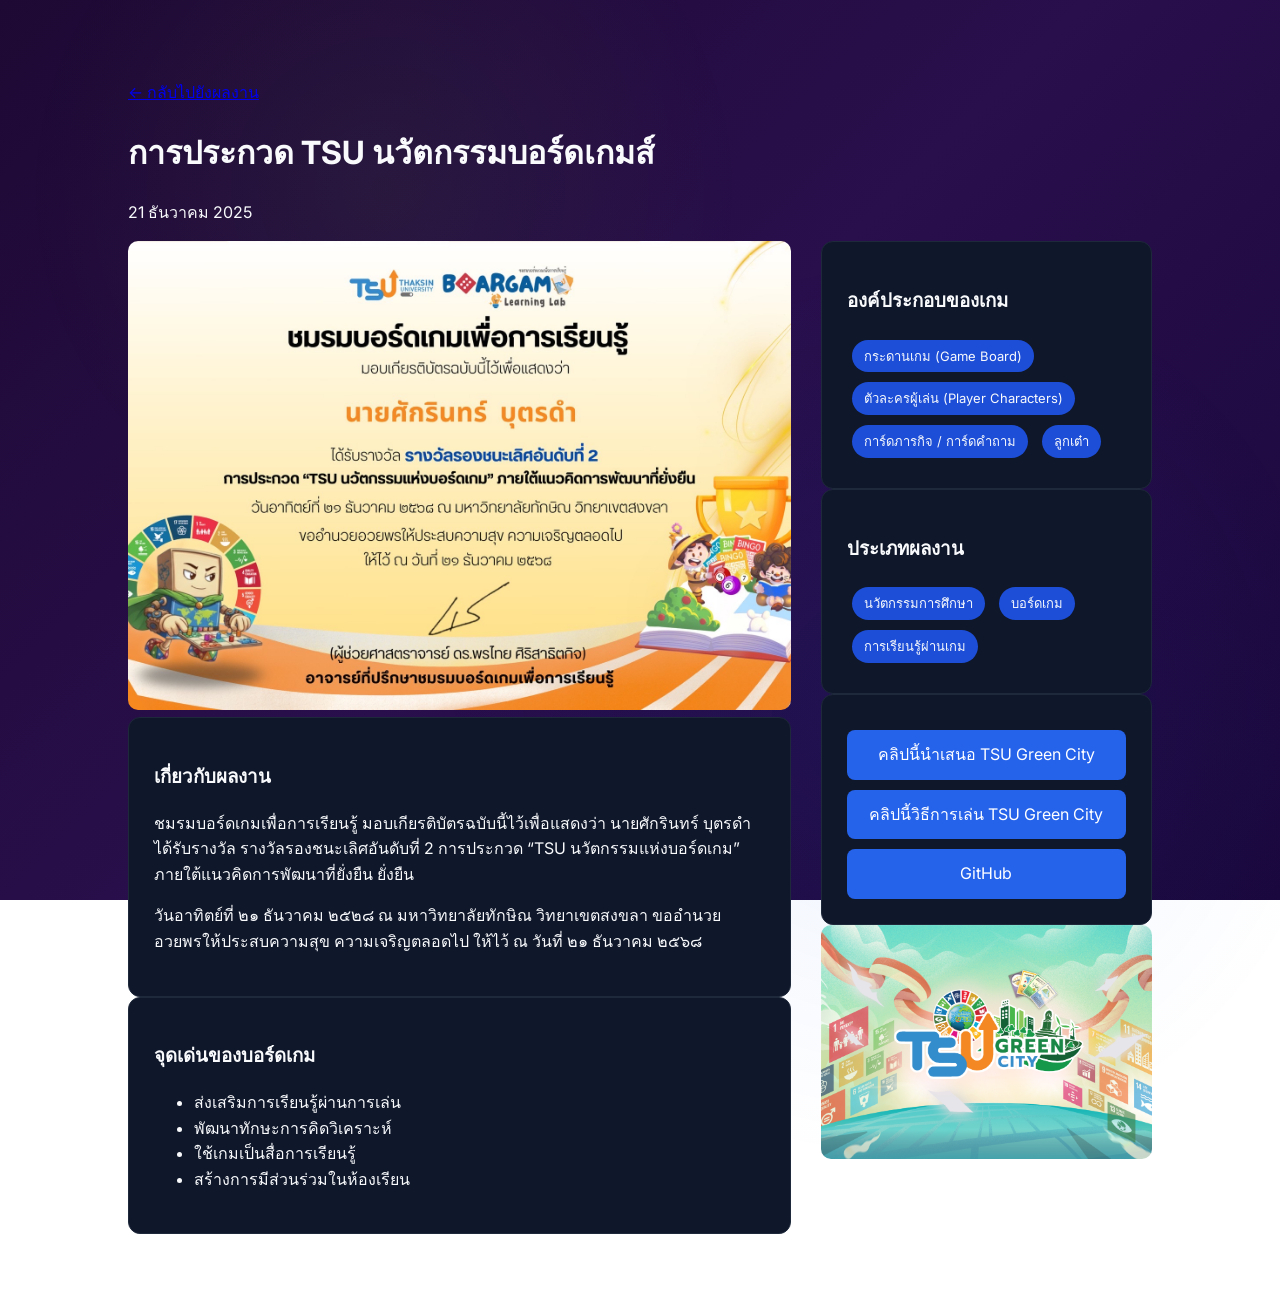
<file: Certificate 1.html>
<!DOCTYPE html>
<html lang="th">
<head>

<meta charset="UTF-8">
<meta name="viewport" content="width=device-width, initial-scale=1.0">

<title>รายละเอียดผลงาน</title>

<link rel="stylesheet" href="style.css">

<style>

.detail-container{
max-width:1200px;
margin:auto;
padding:80px 10%;
}

.detail-grid{
display:grid;
grid-template-columns:2fr 1fr;
gap:30px;
}


.detail-card{
background:#0f172a;
padding:25px;
border-radius:12px;
border:1px solid #1e293b;
}

.detail-image img{
width:100%;
border-radius:10px;
}

.detail-image1 img{
width:100%;
border-radius:10px;
}
.tech-tag{
display:inline-block;
background:#1d4ed8;
padding:6px 12px;
border-radius:20px;
margin:5px;
font-size:13px;
}

.button{
display:block;
text-align:center;
background:#2563eb;
padding:12px;
border-radius:8px;
margin-top:10px;
text-decoration:none;
color:white;
}

</style>

</head>

<body>

<div class="detail-container">

<a href="portfolio.html">← กลับไปยังผลงาน</a>

<h1>การประกวด TSU นวัตกรรมบอร์ดเกมส์</h1>

<p>21 ธันวาคม 2025 </p>

<div class="detail-grid">

<div>

<div class="detail-image">
<img src="assets/IMG_7207.JPG">
</div>

<div class="detail-card">

<h3>เกี่ยวกับผลงาน</h3>

<p>
ชมรมบอร์ดเกมเพื่อการเรียนรู้
มอบเกียรติบัตรฉบับนี้ไว้เพื่อแสดงว่า
นายศักรินทร์ บุตรดำ
ได้รับรางวัล รางวัลรองชนะเลิศอันดับที่ 2
การประกวด “TSU นวัตกรรมแห่งบอร์ดเกม” ภายใต้แนวคิดการพัฒนาที่ยั่งยืน ยั่งยืน
<p>วันอาทิตย์ที่ ๒๑ ธันวาคม ๒๕๒๘ ณ มหาวิทยาลัยทักษิณ วิทยาเขตสงขลา ขออำนวยอวยพรให้ประสบความสุข ความเจริญตลอดไป ให้ไว้ ณ วันที่ ๒๑ ธันวาคม ๒๕๖๘
</p>

</div>

<div class="detail-card">

<h3>จุดเด่นของบอร์ดเกม</h3>

<ul>
<li>ส่งเสริมการเรียนรู้ผ่านการเล่น</li>
<li>พัฒนาทักษะการคิดวิเคราะห์</li>
<li>ใช้เกมเป็นสื่อการเรียนรู้</li>
<li>สร้างการมีส่วนร่วมในห้องเรียน</li>
</ul>

</div>

</div>

<div>

<div class="detail-card">

<h3>องค์ประกอบของเกม</h3>

<span class="tech-tag">กระดานเกม (Game Board)</span>
<span class="tech-tag">ตัวละครผู้เล่น (Player Characters)</span>
<span class="tech-tag">การ์ดภารกิจ / การ์ดคำถาม</span>
<span class="tech-tag">ลูกเต๋า</span>

</div>

<div class="detail-card">

<h3>ประเภทผลงาน</h3>

<span class="tech-tag">นวัตกรรมการศึกษา</span>
<span class="tech-tag">บอร์ดเกม</span>
<span class="tech-tag">การเรียนรู้ผ่านเกม</span>

</div>

<div class="detail-card">

<a class="button" href="https://youtu.be/rmj8RlbqNU0?si=HNww2o-3NmLt1oay">คลิปนี้นำเสนอ TSU Green City</a>
<a class="button" href="https://youtu.be/N60H3IjH-e8?si=wkxCdqxjmbBulfMX">คลิปนี้วิธีการเล่น TSU Green City</a>
<a class="button" href="https://github.com/KruCodes-byte">GitHub</a>

</div>

<div class="detail-image1">
<img src="assets/tsu green.png">
</div>

</div>

</div>

</div>

</body>
</html>
</file>
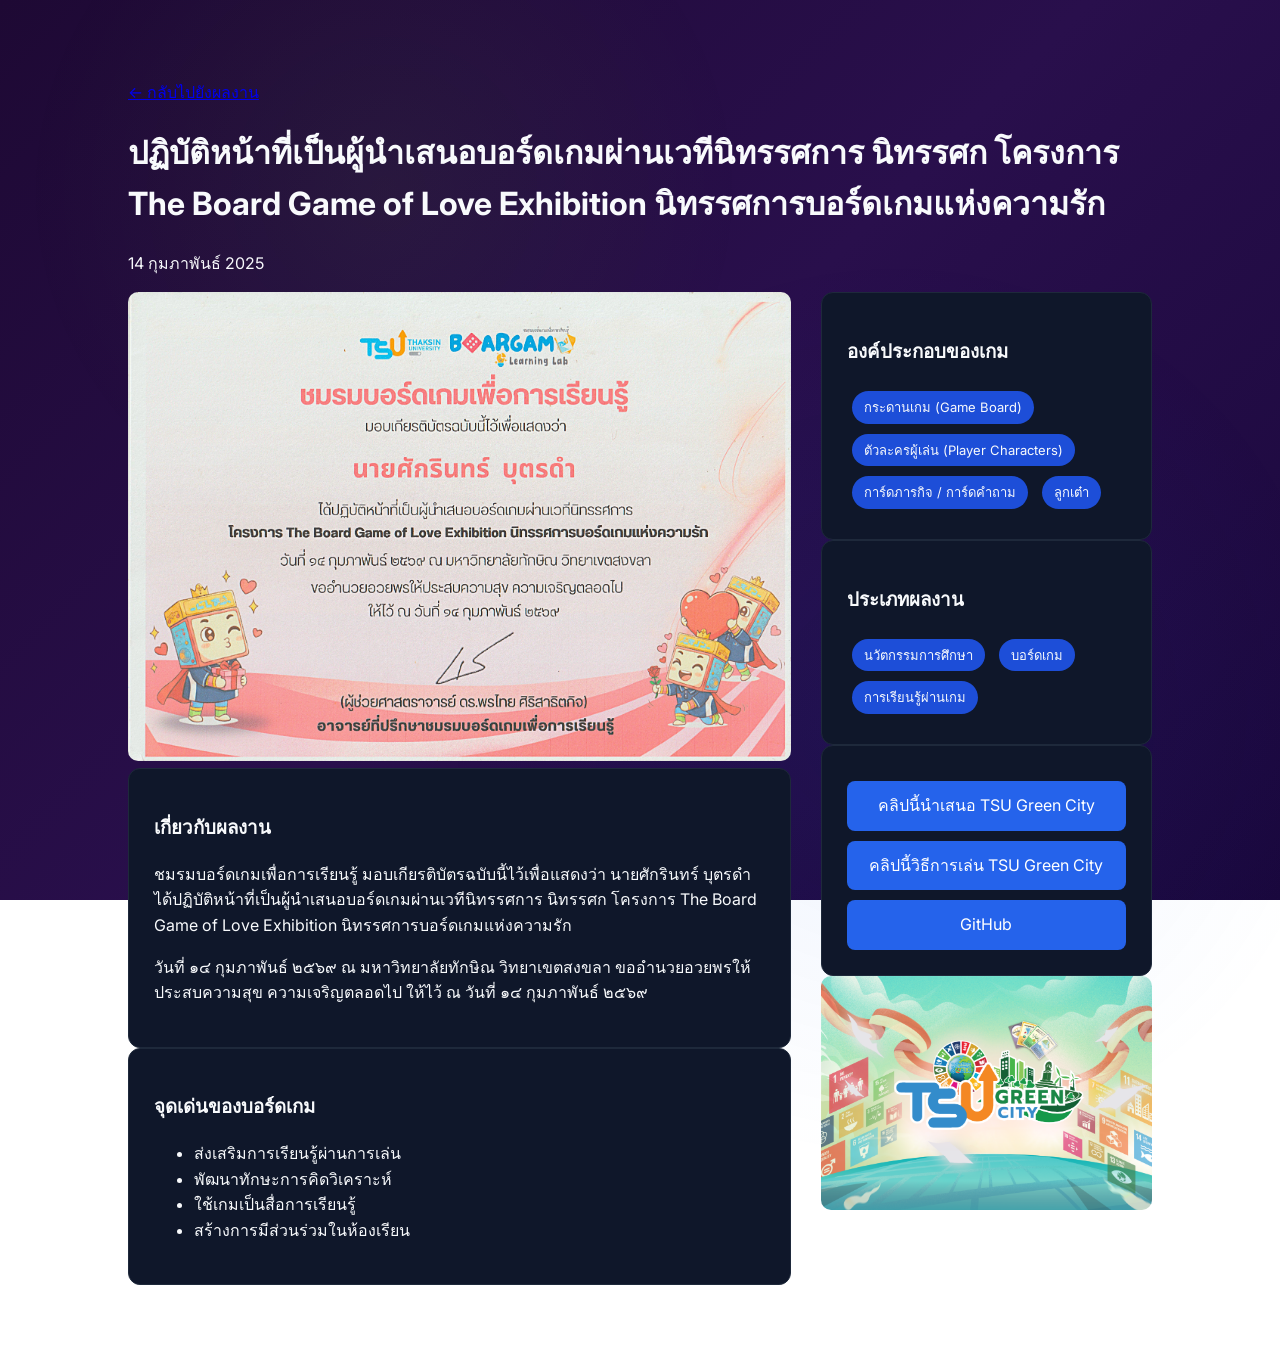
<file: Certificate 2.html>
<!DOCTYPE html>
<html lang="th">
<head>

<meta charset="UTF-8">
<meta name="viewport" content="width=device-width, initial-scale=1.0">

<title>รายละเอียดผลงาน</title>

<link rel="stylesheet" href="style.css">

<style>

.detail-container{
max-width:1200px;
margin:auto;
padding:80px 10%;
}

.detail-grid{
display:grid;
grid-template-columns:2fr 1fr;
gap:30px;
}


.detail-card{
background:#0f172a;
padding:25px;
border-radius:12px;
border:1px solid #1e293b;
}

.detail-image img{
width:100%;
border-radius:10px;
}

.detail-image1 img{
width:100%;
border-radius:10px;
}
.tech-tag{
display:inline-block;
background:#1d4ed8;
padding:6px 12px;
border-radius:20px;
margin:5px;
font-size:13px;
}

.button{
display:block;
text-align:center;
background:#2563eb;
padding:12px;
border-radius:8px;
margin-top:10px;
text-decoration:none;
color:white;
}

</style>

</head>

<body>

<div class="detail-container">

<a href="portfolio.html">← กลับไปยังผลงาน</a>

<h1>ปฏิบัติหน้าที่เป็นผู้นำเสนอบอร์ดเกมผ่านเวทีนิทรรศการ นิทรรศก โครงการ The Board Game of Love Exhibition นิทรรศการบอร์ดเกมแห่งความรัก</h1>

<p>14 กุมภาพันธ์ 2025 </p>

<div class="detail-grid">

<div>

<div class="detail-image">
<img src="assets/Scan_20260306 (6).jpg">
</div>

<div class="detail-card">

<h3>เกี่ยวกับผลงาน</h3>

<p>
ชมรมบอร์ดเกมเพื่อการเรียนรู้
มอบเกียรติบัตรฉบับนี้ไว้เพื่อแสดงว่า
นายศักรินทร์ บุตรดำ
ได้ปฏิบัติหน้าที่เป็นผู้นำเสนอบอร์ดเกมผ่านเวทีนิทรรศการ นิทรรศก
โครงการ The Board Game of Love Exhibition นิทรรศการบอร์ดเกมแห่งความรัก
<p>วันที่ ๑๔ กุมภาพันธ์ ๒๕๖๙ ณ มหาวิทยาลัยทักษิณ วิทยาเขตสงขลา
ขออำนวยอวยพรให้ประสบความสุข ความเจริญตลอดไป ให้ไว้ ณ วันที่ ๑๔ กุมภาพันธ์ ๒๕๖๙

</div>

<div class="detail-card">

<h3>จุดเด่นของบอร์ดเกม</h3>

<ul>
<li>ส่งเสริมการเรียนรู้ผ่านการเล่น</li>
<li>พัฒนาทักษะการคิดวิเคราะห์</li>
<li>ใช้เกมเป็นสื่อการเรียนรู้</li>
<li>สร้างการมีส่วนร่วมในห้องเรียน</li>
</ul>

</div>

</div>

<div>

<div class="detail-card">

<h3>องค์ประกอบของเกม</h3>

<span class="tech-tag">กระดานเกม (Game Board)</span>
<span class="tech-tag">ตัวละครผู้เล่น (Player Characters)</span>
<span class="tech-tag">การ์ดภารกิจ / การ์ดคำถาม</span>
<span class="tech-tag">ลูกเต๋า</span>

</div>

<div class="detail-card">

<h3>ประเภทผลงาน</h3>

<span class="tech-tag">นวัตกรรมการศึกษา</span>
<span class="tech-tag">บอร์ดเกม</span>
<span class="tech-tag">การเรียนรู้ผ่านเกม</span>

</div>

<div class="detail-card">

<a class="button" href="https://youtu.be/rmj8RlbqNU0?si=HNww2o-3NmLt1oay">คลิปนี้นำเสนอ TSU Green City</a>
<a class="button" href="https://youtu.be/N60H3IjH-e8?si=wkxCdqxjmbBulfMX">คลิปนี้วิธีการเล่น TSU Green City</a>
<a class="button" href="https://github.com/KruCodes-byte">GitHub</a>

</div>

<div class="detail-image1">
<img src="assets/tsu green.png">
</div>

</div>

</div>

</div>

</body>
</html>
</file>
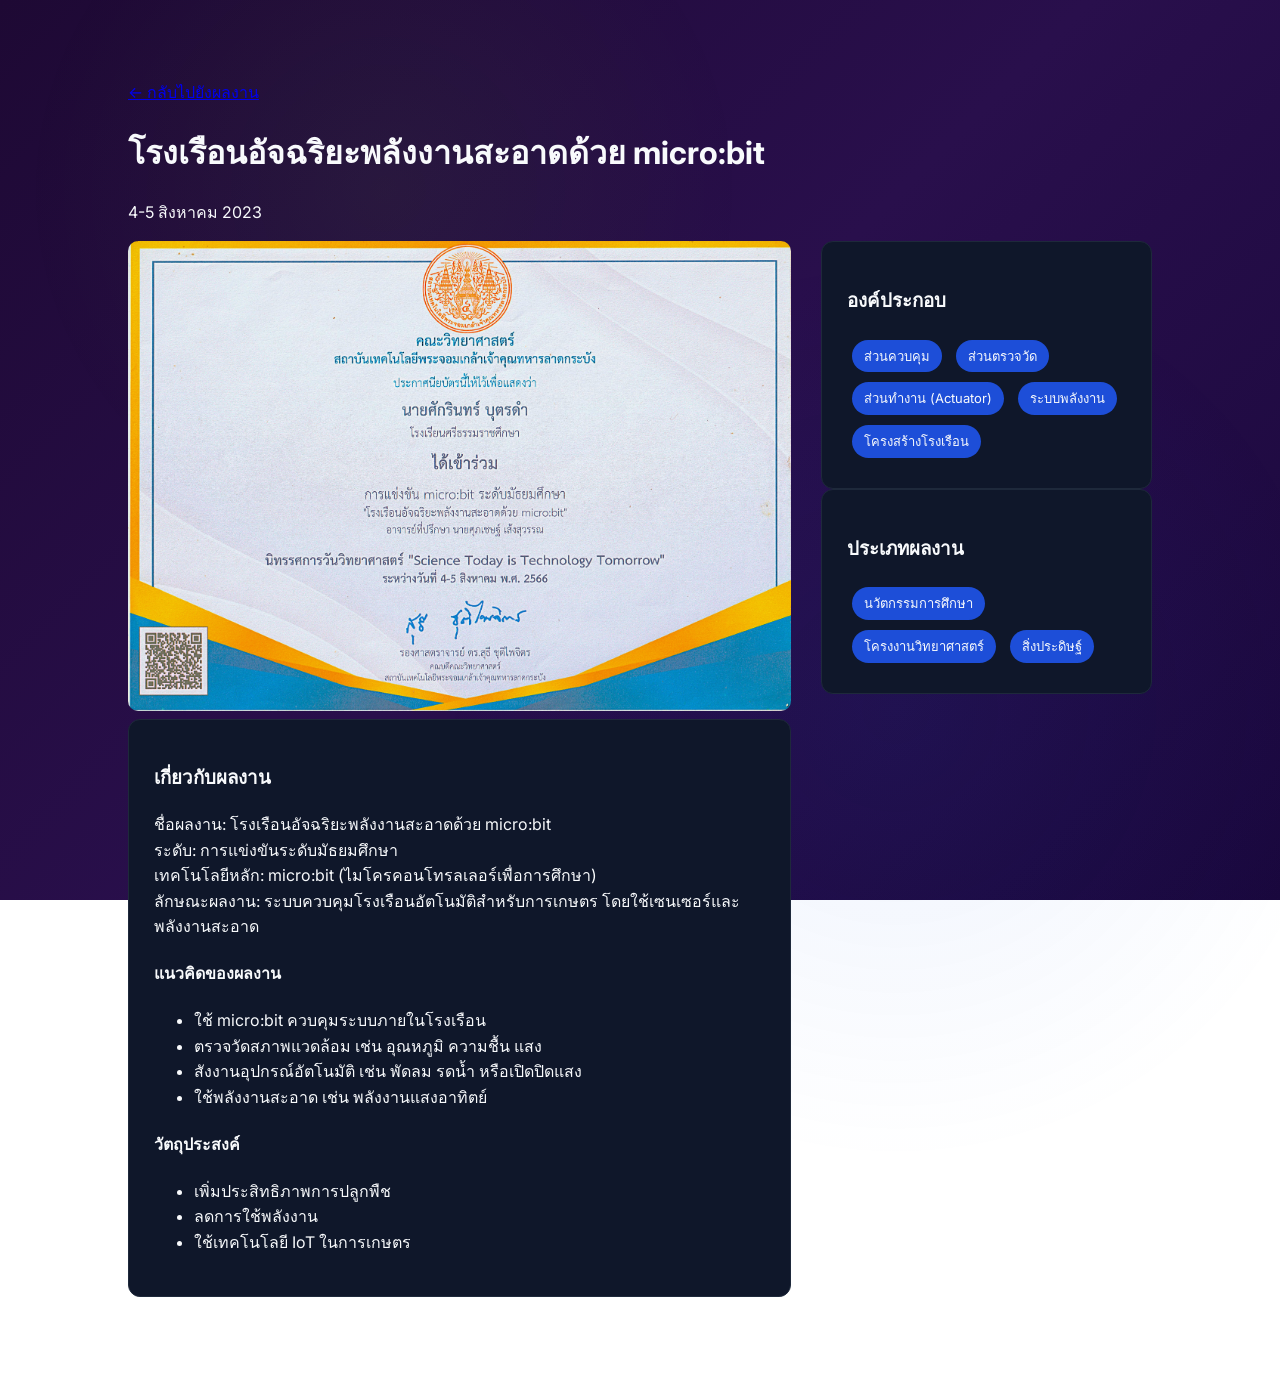
<file: Certificate 3.html>
<!DOCTYPE html>
<html lang="th">
<head>

<meta charset="UTF-8">
<meta name="viewport" content="width=device-width, initial-scale=1.0">

<title>รายละเอียดผลงาน</title>

<link rel="stylesheet" href="style.css">

<style>

.detail-container{
max-width:1200px;
margin:auto;
padding:80px 10%;
}

.detail-grid{
display:grid;
grid-template-columns:2fr 1fr;
gap:30px;
}


.detail-card{
background:#0f172a;
padding:25px;
border-radius:12px;
border:1px solid #1e293b;
}

.detail-image img{
width:100%;
border-radius:10px;
}

.detail-image1 img{
width:100%;
border-radius:10px;
}
.tech-tag{
display:inline-block;
background:#1d4ed8;
padding:6px 12px;
border-radius:20px;
margin:5px;
font-size:13px;
}

.button{
display:block;
text-align:center;
background:#2563eb;
padding:12px;
border-radius:8px;
margin-top:10px;
text-decoration:none;
color:white;
}

</style>

</head>

<body>

<div class="detail-container">

<a href="portfolio.html">← กลับไปยังผลงาน</a>

<h1> โรงเรือนอัจฉริยะพลังงานสะอาดด้วย micro:bit</h1>

<p>4-5 สิงหาคม 2023 </p>

<div class="detail-grid">

<div>

<div class="detail-image">
<img src="assets/Scan_20260306 (5).jpg">
</div>

<div class="detail-card">

<h3>เกี่ยวกับผลงาน</h3>

<p>ชื่อผลงาน: โรงเรือนอัจฉริยะพลังงานสะอาดด้วย micro:bit
    <br>ระดับ: การแข่งขันระดับมัธยมศึกษา
    <br>เทคโนโลยีหลัก: micro:bit (ไมโครคอนโทรลเลอร์เพื่อการศึกษา)
    <br>ลักษณะผลงาน: ระบบควบคุมโรงเรือนอัตโนมัติสำหรับการเกษตร โดยใช้เซนเซอร์และพลังงานสะอาด
</p>

<h4>แนวคิดของผลงาน</h4>
<ul>
  <li>ใช้ micro:bit ควบคุมระบบภายในโรงเรือน</li>
  <li>ตรวจวัดสภาพแวดล้อม เช่น อุณหภูมิ ความชื้น แสง</li>
  <li>สังงานอุปกรณ์อัตโนมัติ เช่น พัดลม รดน้ำ หรือเปิดปิดแสง</li>
  <li>ใช้พลังงานสะอาด เช่น พลังงานแสงอาทิตย์</li>
</ul>

<h4>วัตถุประสงค์</h4>
<ul>
  <li>เพิ่มประสิทธิภาพการปลูกพืช</li>
  <li>ลดการใช้พลังงาน</li>
  <li>ใช้เทคโนโลยี IoT ในการเกษตร</li>
</ul>

</div>


</div>

<div>

<div class="detail-card">

<h3>องค์ประกอบ</h3>

<span class="tech-tag">ส่วนควบคุม</span>
<span class="tech-tag">ส่วนตรวจวัด</span>
<span class="tech-tag">ส่วนทำงาน (Actuator)</span>
<span class="tech-tag">ระบบพลังงาน</span>
<span class="tech-tag">โครงสร้างโรงเรือน</span>
</div>

<div class="detail-card">

<h3>ประเภทผลงาน</h3>

<span class="tech-tag">นวัตกรรมการศึกษา</span>
<span class="tech-tag">โครงงานวิทยาศาสตร์</span>
<span class="tech-tag">สิ่งประดิษฐ์</span>

</div>


</div>

</div>

</div>

</body>
</html>
</file>
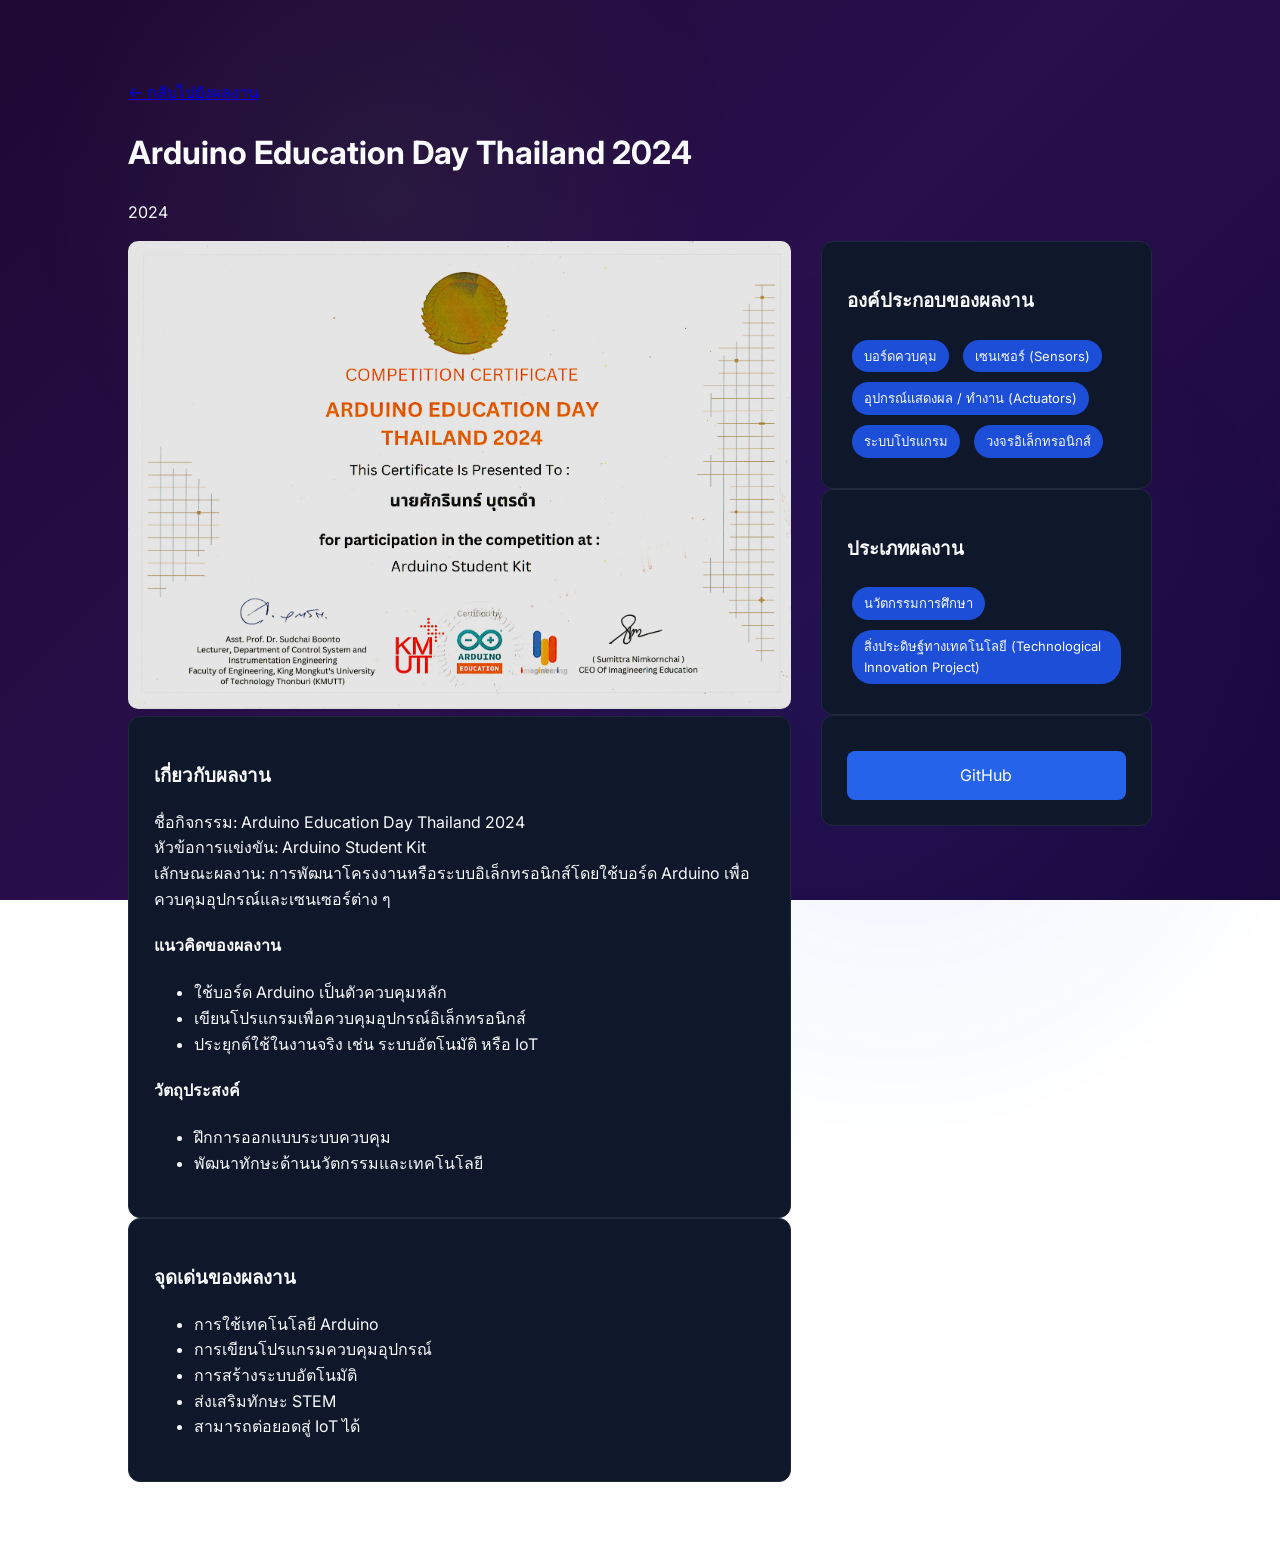
<file: Certificate 4.html>
<!DOCTYPE html>
<html lang="th">
<head>

<meta charset="UTF-8">
<meta name="viewport" content="width=device-width, initial-scale=1.0">

<title>รายละเอียดผลงาน</title>

<link rel="stylesheet" href="style.css">

<style>

.detail-container{
max-width:1200px;
margin:auto;
padding:80px 10%;
}

.detail-grid{
display:grid;
grid-template-columns:2fr 1fr;
gap:30px;
}


.detail-card{
background:#0f172a;
padding:25px;
border-radius:12px;
border:1px solid #1e293b;
}

.detail-image img{
width:100%;
border-radius:10px;
}

.detail-image1 img{
width:100%;
border-radius:10px;
}
.tech-tag{
display:inline-block;
background:#1d4ed8;
padding:6px 12px;
border-radius:20px;
margin:5px;
font-size:13px;
}

.button{
display:block;
text-align:center;
background:#2563eb;
padding:12px;
border-radius:8px;
margin-top:10px;
text-decoration:none;
color:white;
}

</style>

</head>

<body>

<div class="detail-container">

<a href="portfolio.html">← กลับไปยังผลงาน</a>

<h1>Arduino Education Day Thailand 2024</h1>

<p>2024 </p>

<div class="detail-grid">

<div>

<div class="detail-image">
<img src="assets/Scan_20260306 (4).jpg">
</div>

<div class="detail-card">

<h3>เกี่ยวกับผลงาน</h3>

<p>ชื่อกิจกรรม: Arduino Education Day Thailand 2024
    <br>หัวข้อการแข่งขัน: Arduino Student Kit
    <br>เลักษณะผลงาน: การพัฒนาโครงงานหรือระบบอิเล็กทรอนิกส์โดยใช้บอร์ด Arduino เพื่อควบคุมอุปกรณ์และเซนเซอร์ต่าง ๆ
</p>

<h4>แนวคิดของผลงาน</h4>
<ul>
  <li>ใช้บอร์ด Arduino เป็นตัวควบคุมหลัก</li>
  <li>เขียนโปรแกรมเพื่อควบคุมอุปกรณ์อิเล็กทรอนิกส์</li>
  <li>ประยุกต์ใช้ในงานจริง เช่น ระบบอัตโนมัติ หรือ IoT</li>
</ul>

<h4>วัตถุประสงค์</h4>
<ul>
  <li>ฝึกการออกแบบระบบควบคุม</li>
  <li>พัฒนาทักษะด้านนวัตกรรมและเทคโนโลยี</li>
</ul>

</div>
<div class="detail-card">

<h3>จุดเด่นของผลงาน</h3>

<ul>
<li>การใช้เทคโนโลยี Arduino</li>
<li>การเขียนโปรแกรมควบคุมอุปกรณ์</li>
<li>การสร้างระบบอัตโนมัติ</li>
<li>ส่งเสริมทักษะ STEM</li>
<li>สามารถต่อยอดสู่ IoT ได้</li>
</ul>

</div>

</div>

<div>

<div class="detail-card">

<h3>องค์ประกอบของผลงาน</h3>

<span class="tech-tag">บอร์ดควบคุม</span>
<span class="tech-tag">เซนเซอร์ (Sensors)</span>
<span class="tech-tag">อุปกรณ์แสดงผล / ทำงาน (Actuators)</span>
<span class="tech-tag">ระบบโปรแกรม</span>
<span class="tech-tag">วงจรอิเล็กทรอนิกส์</span>
</div>

<div class="detail-card">

<h3>ประเภทผลงาน</h3>

<span class="tech-tag">นวัตกรรมการศึกษา</span>
<span class="tech-tag">สิ่งประดิษฐ์ทางเทคโนโลยี (Technological Innovation Project)</span>

</div>

<div class="detail-card">

<a class="button" href="https://github.com/KruCodes-byte">GitHub</a>

</div>


</div>

</div>

</div>

</body>
</html>
</file>
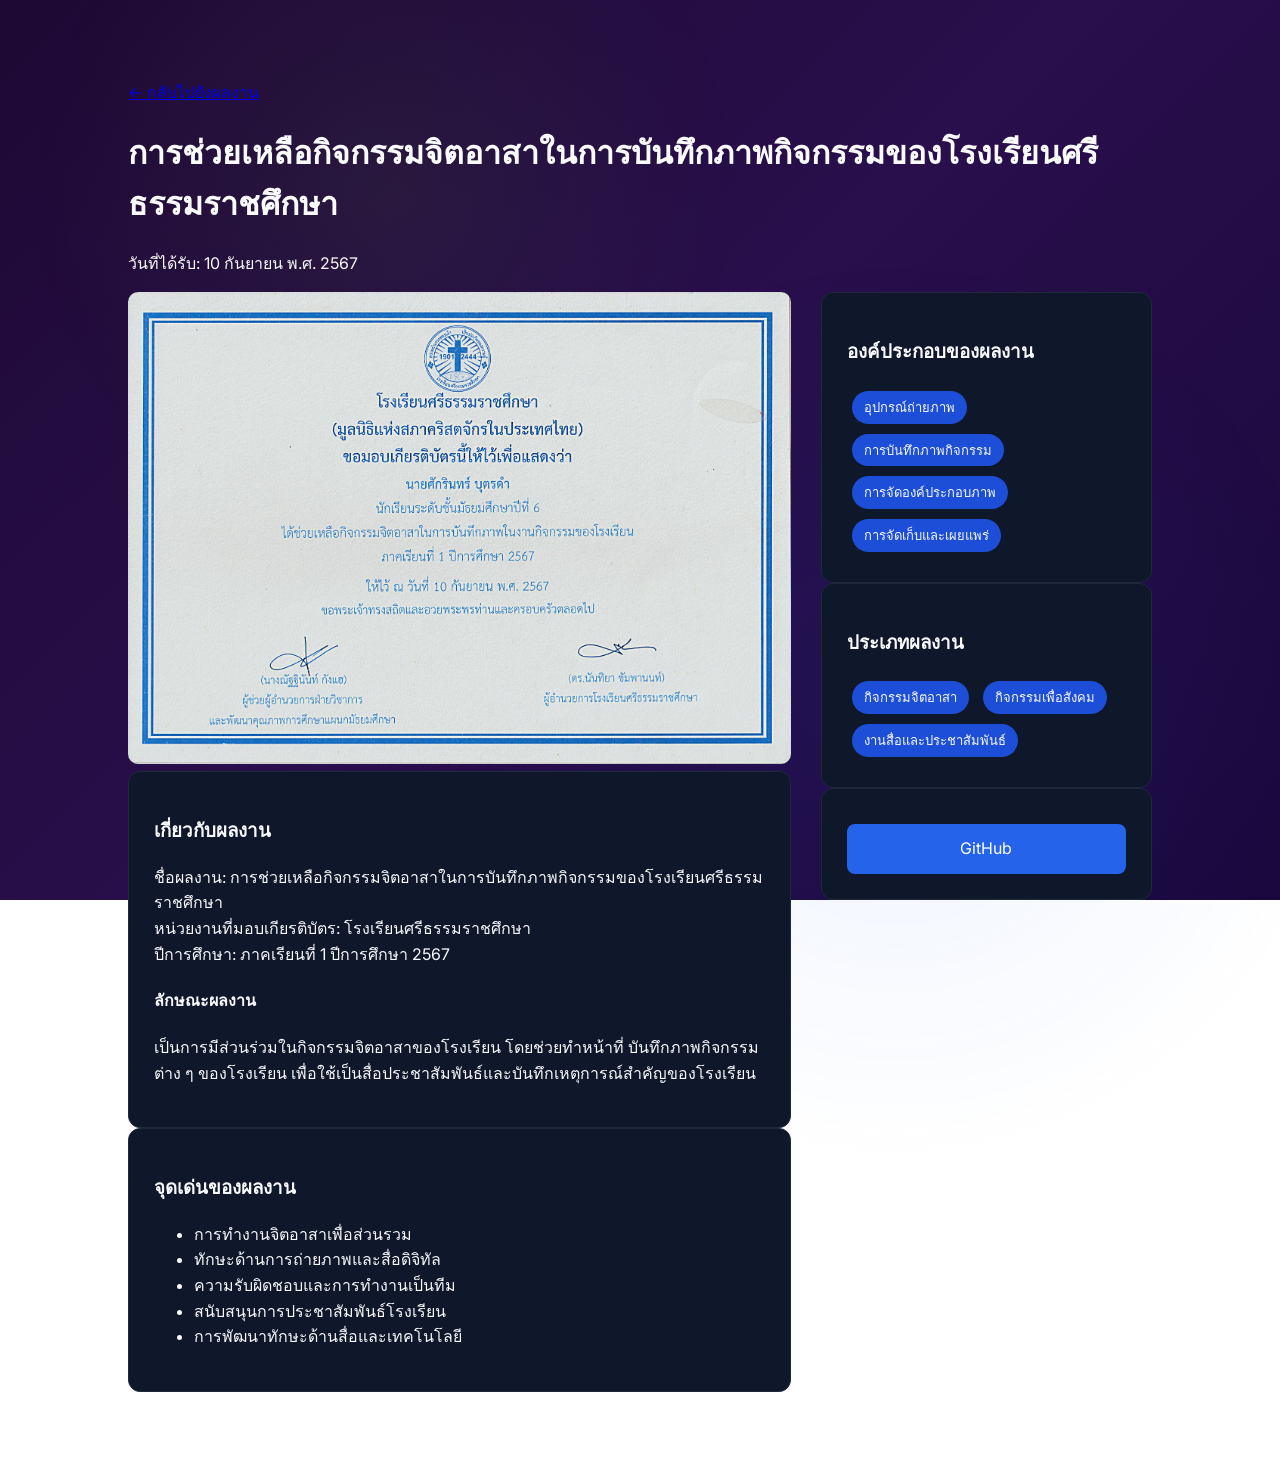
<file: Certificate 5.html>
<!DOCTYPE html>
<html lang="th">
<head>

<meta charset="UTF-8">
<meta name="viewport" content="width=device-width, initial-scale=1.0">

<title>รายละเอียดผลงาน</title>

<link rel="stylesheet" href="style.css">

<style>

.detail-container{
max-width:1200px;
margin:auto;
padding:80px 10%;
}

.detail-grid{
display:grid;
grid-template-columns:2fr 1fr;
gap:30px;
}


.detail-card{
background:#0f172a;
padding:25px;
border-radius:12px;
border:1px solid #1e293b;
}

.detail-image img{
width:100%;
border-radius:10px;
}

.detail-image1 img{
width:100%;
border-radius:10px;
}
.tech-tag{
display:inline-block;
background:#1d4ed8;
padding:6px 12px;
border-radius:20px;
margin:5px;
font-size:13px;
}

.button{
display:block;
text-align:center;
background:#2563eb;
padding:12px;
border-radius:8px;
margin-top:10px;
text-decoration:none;
color:white;
}

</style>

</head>

<body>

<div class="detail-container">

<a href="portfolio.html">← กลับไปยังผลงาน</a>

<h1>การช่วยเหลือกิจกรรมจิตอาสาในการบันทึกภาพกิจกรรมของโรงเรียนศรีธรรมราชศึกษา</h1>

<p>วันที่ได้รับ: 10 กันยายน พ.ศ. 2567 </p>

<div class="detail-grid">

<div>

<div class="detail-image">
<img src="assets/Scan_20260310.jpg">
</div>

<div class="detail-card">

<h3>เกี่ยวกับผลงาน</h3>

<p>ชื่อผลงาน: การช่วยเหลือกิจกรรมจิตอาสาในการบันทึกภาพกิจกรรมของโรงเรียนศรีธรรมราชศึกษา
    <br>หน่วยงานที่มอบเกียรติบัตร: โรงเรียนศรีธรรมราชศึกษา
    <br>ปีการศึกษา: ภาคเรียนที่ 1 ปีการศึกษา 2567

</p>

<h4>ลักษณะผลงาน</h4>
<p>เป็นการมีส่วนร่วมในกิจกรรมจิตอาสาของโรงเรียน โดยช่วยทำหน้าที่ บันทึกภาพกิจกรรมต่าง ๆ ของโรงเรียน เพื่อใช้เป็นสื่อประชาสัมพันธ์และบันทึกเหตุการณ์สำคัญของโรงเรียน</p>

</div>

<div class="detail-card">

<h3>จุดเด่นของผลงาน</h3>

<ul>
<li>การทำงานจิตอาสาเพื่อส่วนรวม</li>
<li>ทักษะด้านการถ่ายภาพและสื่อดิจิทัล</li>
<li>ความรับผิดชอบและการทำงานเป็นทีม</li>
<li>สนับสนุนการประชาสัมพันธ์โรงเรียน</li>
<li>การพัฒนาทักษะด้านสื่อและเทคโนโลยี</li>
</ul>

</div>

</div>

<div>

<div class="detail-card">

<h3>องค์ประกอบของผลงาน</h3>

<span class="tech-tag">อุปกรณ์ถ่ายภาพ</span>
<span class="tech-tag">การบันทึกภาพกิจกรรม</span>
<span class="tech-tag">การจัดองค์ประกอบภาพ</span>
<span class="tech-tag">การจัดเก็บและเผยแพร่</span>

</div>

<div class="detail-card">

<h3>ประเภทผลงาน</h3>

<span class="tech-tag">กิจกรรมจิตอาสา</span>
<span class="tech-tag">กิจกรรมเพื่อสังคม</span>
<span class="tech-tag">งานสื่อและประชาสัมพันธ์</span>

</div>

<div class="detail-card">

<a class="button" href="https://github.com/KruCodes-byte">GitHub</a>

</div>

</div>

</div>

</div>

</body>
</html>
</file>
<file: style.css>
/* ===== GLOBAL ===== */
@import url('https://fonts.googleapis.com/css2?family=Inter:wght@300;400;500;600;700&display=swap');

body{
margin:0;
font-family:'Inter','Rajdhani',sans-serif;
color:#f8fafc;
background-color: #290f4c;
overflow-x:hidden;

background: linear-gradient(135deg, #1e0934, #290f4c, #1a083d);
background-attachment:fixed;
scroll-behavior: smooth;
position: relative;
line-height: 1.6;
}

/* Add a global ambient glow to the body */
body::before {
    content: '';
    position: fixed;
    top: -50%;
    left: -20%;
    width: 100vw;
    height: 100vw;
    background: radial-gradient(circle, rgba(143, 251, 25, 0.05) 0%, transparent 40%);
    z-index: -1;
    pointer-events: none;
    animation: floatOrb 20s infinite alternate ease-in-out;
}
body::after {
    content: '';
    position: fixed;
    bottom: -50%;
    right: -20%;
    width: 100vw;
    height: 100vw;
    background: radial-gradient(circle, rgba(20, 89, 230, 0.08) 0%, transparent 50%);

    z-index: -1;
    pointer-events: none;
    animation: floatOrb2 25s infinite alternate ease-in-out;
}

@keyframes floatOrb {
    0% { transform: translate(0, 0); }
    100% { transform: translate(10vw, 10vh); }
}
@keyframes floatOrb2 {
    0% { transform: translate(0, 0); }
    100% { transform: translate(-10vw, -10vh); }
}



@keyframes fluidBackground {
    0% { background-position: 0% 50%; }
    50% { background-position: 100% 50%; }
    100% { background-position: 0% 50%; }
}

/* ===== SCROLL REVEAL ===== */
.reveal {
    opacity: 0;
    transform: translateY(50px);
    transition: all 0.8s ease-out;
}
.reveal-left {
    opacity: 0;
    transform: translateX(-50px);
    transition: all 0.8s ease-out;
}
.reveal-right {
    opacity: 0;
    transform: translateX(50px);
    transition: all 0.8s ease-out;
}
.reveal.active, .reveal-left.active, .reveal-right.active {
    opacity: 1;
    transform: translate(0, 0);
}

/* ===== GLASSMORPHISM EFFECTS ===== */
.glass {
    background: rgba(255, 255, 255, 0.03);
    backdrop-filter: blur(24px);
    -webkit-backdrop-filter: blur(24px);
    border: 1px solid rgba(255, 255, 255, 0.05);
    border-top: 1px solid rgba(255, 255, 255, 0.1);
    box-shadow: 0 4px 24px -4px rgba(0, 0, 0, 0.5);
    position: relative;
    overflow: hidden;
}

.glass::before {
    content: '';
    position: absolute;
    top: 0;
    left: -100%;
    width: 50%;
    height: 100%;
    background: linear-gradient(90deg, transparent, rgba(255,255,255,0.05), transparent);
    transform: skewX(-20deg);
    transition: 0.5s;
}

.glass:hover::before {
    left: 150%;
}


/* ===== HEADER / NAVBAR ===== */

.header {
    display: flex;
    justify-content: space-between;
    align-items: center;
    padding: 15px 8%;
    position: sticky;
    top: 0;
    z-index: 1000;
    background: rgba(15, 23, 42, 0.7);
    backdrop-filter: blur(24px);
    -webkit-backdrop-filter: blur(24px);
    border-bottom: 1px solid rgba(255, 255, 255, 0.08);
    box-shadow: 0 4px 30px rgba(0, 0, 0, 0.5);
    transition: all 0.4s cubic-bezier(0.4, 0, 0.2, 1);
}

.logo-area {
    display: flex;
    align-items: center;
    gap: 12px;
    cursor: pointer;
    text-decoration: none;
    transition: transform 0.3s ease;
}

.logo-area:hover {
    transform: scale(1.05);
}

.logo-img {
    width: 45px;
    height: auto;
    filter: drop-shadow(0 0 10px rgba(56, 189, 248, 0.6));
    animation: floatLogo 6s ease-in-out infinite;
}

@keyframes floatLogo {
    0% { transform: translateY(0px) rotate(0deg); }
    50% { transform: translateY(-3px) rotate(2deg); }
    100% { transform: translateY(0px) rotate(0deg); }
}

.logo-text {
    font-family: 'Orbitron', 'Inter', sans-serif;
    font-size: 24px;
    font-weight: 700;
    background: linear-gradient(135deg, #38bdf8, #818cf8, #c084fc);
    background-clip: text;
    -webkit-background-clip: text;
    -webkit-text-fill-color: transparent;
    text-shadow: 0 0 20px rgba(56, 189, 248, 0.3);
    letter-spacing: 1px;
}

.nav-links {
    display: flex;
    gap: 30px;
    list-style: none;
    margin: 0;
    padding: 0;
}

.nav-links li {
    position: relative;
}

.nav-links a {
    color: #cbd5e1;
    text-decoration: none;
    font-weight: 600;
    font-size: 16px;
    font-family: 'Inter', sans-serif;
    padding: 8px 0;
    transition: color 0.3s ease, text-shadow 0.3s ease;
    display: inline-block;
}

.nav-links a::after {
    content: '';
    position: absolute;
    bottom: 0;
    left: 0;
    width: 0%;
    height: 2px;
    background: linear-gradient(90deg, #38bdf8, #c084fc);
    transition: width 0.3s cubic-bezier(0.4, 0, 0.2, 1);
    border-radius: 2px;
    box-shadow: 0 0 10px rgba(56, 189, 248, 0.8);
}

.nav-links a:hover,
.nav-links a.active {
    color: #ffffff;
    text-shadow: 0 0 10px rgba(56, 189, 248, 0.8);
}

.nav-links a:hover::after,
.nav-links a.active::after {
    width: 100%;
}

/* ===== HAMBURGER ===== */

.menu-toggle {
    display: none;
    flex-direction: column;
    justify-content: space-between;
    height: 20px;
    width: 30px;
    cursor: pointer;
    z-index: 1001;
    position: relative;
}

.menu-toggle span {
    height: 3px;
    width: 100%;
    background: #38bdf8;
    border-radius: 3px;
    transition: all 0.3s cubic-bezier(0.4, 0, 0.2, 1);
    box-shadow: 0 0 5px rgba(56, 189, 248, 0.5);
}

/* Toggle Menu Animation */
.menu-toggle.active span:nth-child(1) {
    transform: translateY(8.5px) rotate(45deg);
}
.menu-toggle.active span:nth-child(2) {
    opacity: 0;
}
.menu-toggle.active span:nth-child(3) {
    transform: translateY(-8.5px) rotate(-45deg);
}

/* ===== HERO ===== */

.hero{
height:90vh;
display:flex;
flex-direction:column;
justify-content:center;
align-items:center;
text-align:center;
}

.hero-title{
font-family:'Orbitron', 'Inter', sans-serif;
font-weight: 800;
font-size:72px;
margin-bottom: 20px;
color: #ffffff;
text-shadow: 0 5px 25px rgba(20, 89, 230, 0.8), 0 0 10px #8ffb19;
letter-spacing: 2px;
}

.glow{
text-shadow: 0 0 20px rgba(113, 222, 11, 0.6), 0 0 40px rgba(20, 89, 230, 0.4);
}

.btn-primary{
margin-top:30px;
padding:12px 35px;
background: linear-gradient(to bottom, #a0fc2e, #71de0b);
color: #004d00;
border-radius:50px;
text-decoration:none;
font-weight: 800;
font-family: 'Orbitron', sans-serif;
font-size: 16px;
letter-spacing: 1px;
transition:all 0.3s cubic-bezier(0.4, 0, 0.2, 1);
box-shadow: 0 5px 20px rgba(113, 222, 11, 0.5), inset 0px 2px 5px rgba(255,255,255,0.7);
display: inline-block;
border: 2px solid #b8ff5c;
text-transform: uppercase;
}

.btn-primary:hover{
transform: translateY(-3px) scale(1.05);
box-shadow: 0 10px 30px rgba(113, 222, 11, 0.8), inset 0px 2px 5px rgba(255,255,255,0.9);
color: #003300;
}

.btn-secondary {
    background: transparent;
    color: #ffffff;
    border: 2px solid #8ffb19;
    padding: 12px 35px;
    border-radius: 50px;
    text-decoration: none;
    font-weight: 800;
    font-family: 'Orbitron', sans-serif;
    font-size: 16px;
    transition: all 0.3s cubic-bezier(0.4, 0, 0.2, 1);
    box-shadow: 0 0 15px rgba(143, 251, 25, 0.2);
    display: inline-block;
    text-transform: uppercase;
}
.btn-secondary:hover {
    background: rgba(143, 251, 25, 0.1);
    box-shadow: 0 0 25px rgba(143, 251, 25, 0.5);
    transform: translateY(-3px) scale(1.05);
}


/* ===== TERMINAL ===== */

.terminal{
font-family:monospace;
background:black;
padding:20px;
margin-bottom:20px;
color:#00ff9c;
border-radius:10px;
border:1px solid #0f172a;
}


/* ===== SECTION ===== */

.section{
padding:120px 10%;
max-width:1200px;
margin:auto;
}

.section-title{
font-family:'Inter', sans-serif;
font-weight: 600;
font-size:42px;
letter-spacing: -1.5px;
margin-bottom:60px;
}


/* ===== GRID ===== */

.services-grid,
.portfolio-grid,
.team-grid,
.contact-grid{
display:grid;
grid-template-columns:repeat(auto-fit,minmax(250px,1fr));
gap:30px;
}


/* ===== CARDS ===== */

.service-card,
.portfolio-item,
.contact-box{
background:rgba(255,255,255,0.03);
backdrop-filter: blur(24px);
padding:40px 30px;
border-radius:24px;
border:1px solid rgba(255,255,255,0.05);
border-top:1px solid rgba(255,255,255,0.1);
box-shadow: 0 4px 24px -4px rgba(0,0,0,0.5);
transition:all 0.4s cubic-bezier(0.4, 0, 0.2, 1);
}

.service-card:hover,
.portfolio-item:hover{
transform:translateY(-8px) scale(1.01);
box-shadow: 0 20px 40px -10px rgba(0,0,0,0.6);
border-color: rgba(255,255,255,0.15);
}


/* ===== TEAM ===== */

.member img{
width:100%;
border-radius:20px;
margin-bottom:10px;
}


/* ===== IMAGE SLIDER ===== */

.slider-section{
display:flex;
justify-content:center;
align-items:center;
padding:40px 0;
}

.slider{
width:1200px;
height:675px;
max-width:95%;
overflow:hidden;
border-radius:15px;
box-shadow:0 0 40px rgba(0,0,0,0.6);
position:relative;
}

.slide{
position:absolute;
width:100%;
height:100%;
object-fit:cover;
opacity:0;
transition:opacity 1s;
}

.slide.active{
opacity:1;
}


/* ===== FOOTER ===== */

.footer{
margin-top:100px;
padding:80px 10%;
background:#04091a;
border-top:1px solid rgba(255,255,255,0.05);
}

.footer-grid{
display:grid;
grid-template-columns:1.5fr 1fr 1.5fr;
gap:60px;
max-width:1100px;
margin:0 auto;
align-items:start;
}

.footer-grid h3{
font-family:'Inter', sans-serif;
font-weight: 700;
font-size: 24px;
color:#f8fafc;
}

.footer-grid h4{
color:#94a3b8;
margin-bottom:15px;
font-weight: 500;
}

.footer-grid a{
display:block;
color:#64748b;
text-decoration:none;
margin:10px 0;
transition: color 0.3s;
}

.footer-grid a:hover{
color:#f8fafc;
}

.copyright{
text-align:center;
margin-top:60px;
padding-top: 30px;
border-top: 1px solid rgba(255,255,255,0.05);
color:#475569;
font-size: 14px;
}

.footer-grid div:nth-child(2){
text-align:center;
}
.footer-grid div:nth-child(2) a{
display:block;
margin:10px 0;
}

/* ===== AUTO SLIDER ===== */

.slider-section{

display:flex;
justify-content:center;
align-items:center;

padding:40px 0;

}

.slider{

width:1200px;
height:600px;

max-width:95%;

position:relative;

overflow:hidden;

border-radius:20px;

box-shadow:0 0 40px rgba(0,0,0,0.5);

}

.slide{

position:absolute;

width:100%;
height:100%;

object-fit:cover;

opacity:0;

transition:opacity 1s ease;

}

.slide.active{
opacity:1;
}

/* ===== COMPETITION SLIDER ===== */

.competition{

padding:80px 10%;

}

.carousel{

position:relative;

display:flex;
align-items:center;

}

.carousel-track{

display:flex;

gap:30px;

overflow:hidden;

scroll-behavior:smooth;

}

.card{

min-width:300px;

background:#071246;

border-radius:20px;

padding:15px;

text-align:center;

color:white;

}

.card img{

width:100%;

height:180px;

object-fit:cover;

border-radius:15px;

margin-bottom:10px;

}

.card p{

font-size:18px;

font-weight:500;

}

/* arrows */

.arrow{

position:absolute;

top:40%;

background:white;

border:none;

width:40px;
height:40px;

border-radius:50%;

cursor:pointer;

font-size:20px;

}

.left{
left:-20px;
}

.right{
right:-20px;
}

/* ===== MODAL ===== */

.modal{

display:none;

position:fixed;

z-index:999;

left:0;
top:0;

width:100%;
height:100%;

background:rgba(0,0,0,0.9);

text-align:center;

padding-top:60px;

}

.modal img{

max-width:80%;

border-radius:10px;

}

.modal h3{
color:white;
margin-top:20px;
}

.modal p{
color:#ccc;
}

.close{

position:absolute;

top:20px;
right:40px;

font-size:40px;

color:white;

cursor:pointer;

}
/* ===== GALLERY MODAL ===== */

.gallery-modal{

display:none;
position:fixed;

top:0;
left:0;

width:100%;
height:100%;

background:rgba(0,0,0,0.85);

z-index:999;

display:flex;
justify-content:center;
align-items:center;

}

/* กล่องรูป */

.modal-content{

max-width:700px;
width:80%;

animation:zoomIn 0.35s ease;

}

/* รูปใน popup */
.gallery-modal img{

width: auto;
height: auto;

max-width: 55%;
max-height: 75%;

border-radius:12px;

box-shadow:0 0 40px rgba(0,0,0,0.8);

animation: zoomIn 0.35s ease;

}


/* ปุ่มปิด */

.close{

position:absolute;

top:20px;
right:35px;

font-size:35px;
color:white;

cursor:pointer;

}

/* ปุ่มเลื่อน */

.nav-btn{

position:absolute;

top:50%;

transform:translateY(-50%);

background:white;

border:none;

font-size:25px;

padding:8px 14px;

border-radius:50%;

cursor:pointer;

}

.left{
left:30px;
}

.right{
right:30px;
}

/* ===== ZOOM ANIMATION ===== */

@keyframes zoomIn{

0%{
transform:scale(0.7);
opacity:0;
}

100%{
transform:scale(1);
opacity:1;
}

}

.gallery-modal img:hover{

transform:scale(1.03);
transition:0.3s;

}

.card{
display:block;
text-decoration:none;
color:white;
}

/* ===== MOBILE PROJECT DETAIL ===== */

@media (max-width:768px){

.detail-grid{

grid-template-columns:1fr;

}

.detail-image img{

width:100%;
height:auto;

}

.detail-card{

margin-top:15px;

}

}

.carousel{
position:relative;
}

.carousel-track{
display:flex;
gap:25px;
overflow-x:auto;
scroll-behavior:smooth;
}

.arrow{
position:absolute;
top:40%;

width:40px;
height:40px;

border-radius:50%;
border:none;

background:white;

cursor:pointer;

z-index:10;
}

.arrow.left{
left:-20px;
}

.arrow.right{
right:-20px;
}

.carousel-track::-webkit-scrollbar{
display:none;
}

/* ===== DISNEY MAGIC THEME (Phase 3) ===== */

/* SVG Dividers */
.hero {
    position: relative;
    overflow: hidden;
}
.wave-bottom, .cloud-top, .cloud-bottom {
    position: absolute;
    left: 0;
    width: 100%;
    line-height: 0;
}
.wave-bottom {
    bottom: -1px;
    height: 120px;
}
.cloud-top {
    top: -1px;
    height: 120px;
}
.cloud-bottom {
    bottom: -1px;
    height: 120px;
}

/* Disney Hero Background Override */
.disney-hero {
    background: linear-gradient(to bottom, rgba(13, 7, 29, 0.2), rgba(8, 15, 45, 0.5)),
                url("assets/พื้นหลัง1.png") no-repeat center center;
    background-size: cover;
    background-attachment: fixed;
    display: flex;
    flex-direction: column;
    justify-content: center;
    align-items: center;
    height: 100vh;
}
.hero-content {
    z-index: 10;
    position: relative;
    text-align: center;
    margin-top: -25vh; /* Move content up further to avoid covering the 3D character */
    margin-bottom: 50px;
}

/* Welcome Section */
.welcome-section {
    background: linear-gradient(to bottom, #1459e6, #3f2ca5);
    padding: 100px 10% 120px;
    text-align: center;
    position: relative;
}
.welcome-title {
    font-size: 42px;
    font-weight: 800;
    color: #ffffff;
    margin-bottom: 20px;
    letter-spacing: 1px;
    font-family: 'Orbitron', sans-serif;
    text-transform: uppercase;
    text-shadow: 0 4px 15px rgba(0,0,0,0.4);
}
.welcome-text {
    font-size: 20px;
    color: #e2e8f0;
    max-width: 700px;
    margin: 0 auto 50px;
    line-height: 1.8;
}
.welcome-video-placeholder {
    max-width: 800px;
    margin: 0 auto;
    border: 5px solid rgba(255, 255, 255, 0.2);
    box-shadow: 0 15px 40px rgba(0,0,0,0.5);
    border-radius: 12px;
}

/* ===== SKILL BADGES ===== */
.skill-badge {
    background: rgba(255, 255, 255, 0.1);
    color: #ffffff;
    border: 1px solid rgba(255, 255, 255, 0.3);
    padding: 10px 20px;
    border-radius: 50px;
    font-size: 14px;
    font-weight: 700;
    margin: 5px;
    display: inline-block;
    transition: all 0.3s ease;
    box-shadow: 0 4px 10px rgba(0,0,0,0.2);
    backdrop-filter: blur(10px);
}
.skill-badge:hover {
    background: #8ffb19;
    border-color: #8ffb19;
    color: #003300;
    transform: translateY(-3px) scale(1.05);
    box-shadow: 0 8px 20px rgba(113, 222, 11, 0.5);
}

/* Featured Section */
.featured-section {
    background: linear-gradient(to bottom, #3f2ca5, #5a30a8);
    padding: 100px 10%;
    position: relative;
}
.featured-title {
    text-align: center;
    font-family: 'Orbitron', 'Inter', sans-serif;
    font-weight: 800;
    font-size: 42px;
    margin-bottom: 50px;
    color: #ffffff;
    text-transform: uppercase;
    text-shadow: 0 4px 15px rgba(0,0,0,0.4);
}
.featured-grid {
    display: grid;
    grid-template-columns: repeat(auto-fit, minmax(300px, 1fr));
    gap: 30px;
}
.featured-card {
    border-radius: 16px;
    overflow: hidden;
    background: rgba(255, 255, 255, 0.05);
    border: 1px solid rgba(255, 255, 255, 0.15);
    box-shadow: 0 10px 30px rgba(0,0,0,0.3);
    transition: all 0.4s cubic-bezier(0.4, 0, 0.2, 1);
    backdrop-filter: blur(10px);
}
.featured-card:hover {
    transform: translateY(-8px) scale(1.02);
    box-shadow: 0 20px 40px rgba(0,0,0,0.5), 0 0 20px rgba(143, 251, 25, 0.2);
    border-color: #8ffb19;
}
.featured-card img {
    width: 100%;
    height: 200px;
    object-fit: cover;
    border-bottom: 3px solid #7c3aed;
}
.card-info {
    padding: 20px;
}
.badge {
    background: #38bdf8;
    color: #000;
    font-size: 12px;
    font-weight: bold;
    padding: 3px 8px;
    border-radius: 4px;
    margin-bottom: 10px;
    display: inline-block;
}
.card-info h3 {
    margin: 10px 0;
    font-size: 20px;
    color: #f8fafc;
}
.read-more {
    color: #38bdf8;
    font-weight: bold;
    text-decoration: none;
    font-size: 14px;
}
.read-more:hover {
    color: #7c3aed;
}

/* Gallery Section */
.gallery-section {
    background-color: #f8fafc; /* Keep clouds section light like the reference */
    padding: 150px 0;
    position: relative;
    text-align: center;
    overflow: visible;
}
.gallery-title {
    font-family: 'Orbitron', sans-serif;
    font-weight: 800;
    font-size: 48px;
    margin-bottom: 50px;
    color: #1e293b;
    text-transform: uppercase;
}
.gallery-carousel {
    display: flex;
    justify-content: center;
    align-items: center;
    gap: 20px;
    margin-bottom: 40px;
    flex-wrap: wrap;
}
.polaroid {
    background: #fff;
    padding: 15px 15px 40px 15px;
    box-shadow: 0 10px 25px rgba(0,0,0,0.3);
    transition: transform 0.3s;
    position: relative;
    max-width: 300px;
    border: 1px solid #e2e8f0;
}
.polaroid img {
    width: 100%;
    height: auto;
    display: block;
}
.polaroid .caption {
    position: absolute;
    bottom: 10px;
    width: 100%;
    text-align: center;
    color: #94a3b8;
    font-size: 20px;
    left: 0;
}
.polaroid:hover {
    z-index: 10 !important;
    transform: scale(1.15) rotate(0deg) !important;
    box-shadow: 0 15px 35px rgba(0,0,0,0.4);
}

/* CTA Section */
.facts-section {
    background: linear-gradient(135deg, #3b1b6e, #290f4c);
    padding: 120px 10%;
    text-align: center;
    position: relative;
}
.facts-title {
    font-family: 'Orbitron', sans-serif;
    font-weight: 800;
    font-size: 42px;
    margin-bottom: 30px;
    color: #ffffff;
    text-shadow: 0 4px 15px rgba(0,0,0,0.4);
}
.facts-grid {
    display: grid;
    grid-template-columns: repeat(auto-fit, minmax(150px, 1fr));
    gap: 30px;
}
.fact-item i {
    font-size: 40px;
    color: #facc15;
    margin-bottom: 15px;
    text-shadow: 0 0 15px rgba(250, 204, 21, 0.5);
}
.fact-item h3 {
    font-size: 36px;
    font-family: 'Orbitron', sans-serif;
    margin: 0;
    color: #38bdf8;
}
.fact-item p {
    font-size: 14px;
    font-weight: bold;
    color: #94a3b8;
    letter-spacing: 1px;
    margin-top: 5px;
}

/* ===== PHASE 4: STUDIO DEEP NEON THEME ===== */

/* Activities Page Styles */
.activities-hero {
    position: relative;
    padding: 120px 10% 80px;
    background: radial-gradient(circle at center 30%, rgba(139, 92, 246, 0.1) 0%, transparent 70%);
    min-height: 60vh;
    display: flex;
    flex-direction: column;
    justify-content: center;
}

.activities-title {
    font-size: 56px;
    font-family: 'Inter', sans-serif;
    font-weight: 700;
    letter-spacing: -1.5px;
    color: #ffffff;
    margin-bottom: 20px;
}

.activities-desc {
    font-size: 18px;
    color: #cbd5e1;
    max-width: 500px;
    line-height: 1.6;
    margin-bottom: 30px;
}

/* Neon Cards & Buttons -> Premium Frosted */
.neon-btn {
    background: #f8fafc;
    color: #020617;
    border: none;
    padding: 12px 30px;
    border-radius: 100px;
    font-size: 15px;
    font-family: 'Inter', sans-serif;
    font-weight: 600;
    cursor: pointer;
    box-shadow: 0 4px 15px rgba(255,255,255,0.1);
    transition: all 0.3s cubic-bezier(0.4, 0, 0.2, 1);
    text-decoration: none;
    display: inline-block;
}
.neon-btn:hover {
    box-shadow: 0 10px 25px rgba(255,255,255,0.2);
    transform: translateY(-2px);
    background: #ffffff;
}

.info-columns {
    display: flex;
    gap: 40px;
    flex-wrap: wrap;
    padding: 50px 10%;
    border-top: 1px solid rgba(255,255,255,0.05);
}
.info-col {
    flex: 1;
    min-width: 250px;
}
.info-col h3 {
    font-size: 22px;
    color: #f8fafc;
    margin-bottom: 15px;
}
.info-col p {
    color: #94a3b8;
    font-size: 14px;
    line-height: 1.6;
    margin-bottom: 20px;
}

/* Glowing Image Grid -> Premium Frosted Grid */
.neon-grid {
    display: grid;
    grid-template-columns: repeat(auto-fit, minmax(280px, 1fr));
    gap: 30px;
    padding: 80px 10%;
}
.neon-card {
    background: rgba(255, 255, 255, 0.03);
    backdrop-filter: blur(24px);
    -webkit-backdrop-filter: blur(24px);
    border-radius: 20px;
    padding: 20px;
    border: 1px solid rgba(255, 255, 255, 0.05);
    border-top: 1px solid rgba(255, 255, 255, 0.1);
    box-shadow: 0 4px 24px -4px rgba(0,0,0,0.5);
    transition: all 0.4s cubic-bezier(0.4, 0, 0.2, 1);
}
.neon-card:hover {
    border-color: rgba(255, 255, 255, 0.15);
    box-shadow: 0 20px 40px -10px rgba(0,0,0,0.7);
    transform: translateY(-8px);
}
.neon-card img {
    width: 100%;
    height: 180px;
    object-fit: cover;
    border-radius: 12px;
    margin-bottom: 15px;
}
.neon-card h4 {
    margin: 0 0 5px 0;
    color: #f8fafc;
    font-size: 18px;
}
.neon-card p {
    margin: 0;
    color: #64748b;
    font-size: 12px;
}

/* Activities Footer Block */
.bottom-ui-section {
    background: #04091a;
    border-top: 1px solid rgba(255,255,255,0.05);
    padding: 80px 10%;
    margin-top: 50px;
    color: #f8fafc;
}
.bottom-ui-title {
    font-family: 'Inter', sans-serif;
    font-weight: 700;
    letter-spacing: -1px;
    font-size: 32px;
    color: #f8fafc;
    margin-bottom: 40px;
}
.bottom-ui-grid {
    display: grid;
    grid-template-columns: repeat(auto-fit, minmax(250px, 1fr));
    gap: 30px;
}
.light-card {
    background: rgba(255,255,255,0.03);
    border: 1px solid rgba(255,255,255,0.05);
    backdrop-filter: blur(24px);
    border-radius: 20px;
    padding: 30px;
    box-shadow: 0 4px 24px -4px rgba(0,0,0,0.5);
    min-height: 150px;
}

/* =========================================
   MOBILE RESPONSIVENESS
========================================= */
@media (max-width: 768px) {
    /* Navbar & Hamburger Menu */
    .header {
        padding: 15px 5%;
    }
    .logo-text {
        font-size: 20px !important;
    }
    .logo-img {
        width: 35px !important;
    }
    .menu-toggle {
        display: flex !important;
        z-index: 1002;
    }
    .nav-links {
        position: fixed;
        right: -100%;
        top: 0;
        flex-direction: column;
        background: rgba(15, 23, 42, 0.98);
        backdrop-filter: blur(20px);
        -webkit-backdrop-filter: blur(20px);
        width: 100%;
        height: 100vh;
        align-items: center;
        justify-content: center;
        padding-top: 0;
        transition: right 0.4s cubic-bezier(0.4, 0, 0.2, 1);
        z-index: 999;
        gap: 35px;
    }
    .nav-links.active {
        right: 0;
    }
    .nav-links a {
        font-size: 24px;
        color: #f8fafc;
    }

    /* Hero Resizing */
    .disney-hero {
        background-attachment: scroll !important;
    }
    .hero-title, .activities-title {
        font-size: 34px !important;
        margin-bottom: 12px;
        line-height: 1.3;
    }
    #typing {
        font-size: 16px !important;
        height: auto !important;
        min-height: 24px;
        margin-bottom: 30px !important;
    }
    .hero-content {
        margin-top: -60px;
        padding: 0 20px;
    }
    
    /* Buttons */
    .btn-primary, .btn-secondary, .neon-btn {
        padding: 12px 25px !important;
        font-size: 15px !important;
        margin: 10px 5px !important;
        width: 100%;
        max-width: 250px;
        display: inline-block;
        box-sizing: border-box;
    }

    /* Section Padding reductions */
    .section,
    .welcome-section, 
    .featured-section, 
    .gallery-section, 
    .facts-section, 
    .info-columns,
    .bottom-ui-section,
    .competition {
        padding: 60px 6% !important;
    }

    /* Titles Resize */
    .welcome-title, 
    .featured-title, 
    .gallery-title, 
    .facts-title, 
    .bottom-ui-title,
    .section-title {
        font-size: 28px !important;
        margin-bottom: 30px !important;
    }

    /* Adjust Card Grids */
    .featured-grid,
    .neon-grid,
    .bottom-ui-grid,
    .gallery-carousel,
    .services-grid,
    .portfolio-grid,
    .team-grid,
    .contact-grid {
        grid-template-columns: 1fr;
        flex-direction: column;
        align-items: center;
        gap: 25px;
    }

    /* Footer adjustments */
    .footer-grid {
        grid-template-columns: 1fr;
        text-align: center;
        gap: 40px;
    }
    .footer {
        padding: 60px 6%;
        margin-top: 50px;
    }

    /* Carousel */
    .slider {
        width: 100%;
        height: 200px;
        border-radius: 10px;
    }
    
    /* Welcome text / Subtitles */
    .welcome-text,
    .activities-desc,
    .about-text p {
        font-size: 16px !important;
        line-height: 1.6 !important;
    }
    
    /* Timeline adjustments */
    .timeline {
        padding-left: 15px !important;
    }

    /* SVG adjustments to avoid huge gaps on mobile */
    .wave-bottom, .cloud-top, .cloud-bottom {
        height: 50px;
    }
    
    .polaroid {
        transform: rotate(0) !important;
        margin-bottom: 20px;
        scale: 1 !important;
        width: 100%;
        box-sizing: border-box;
    }
}
</file>
